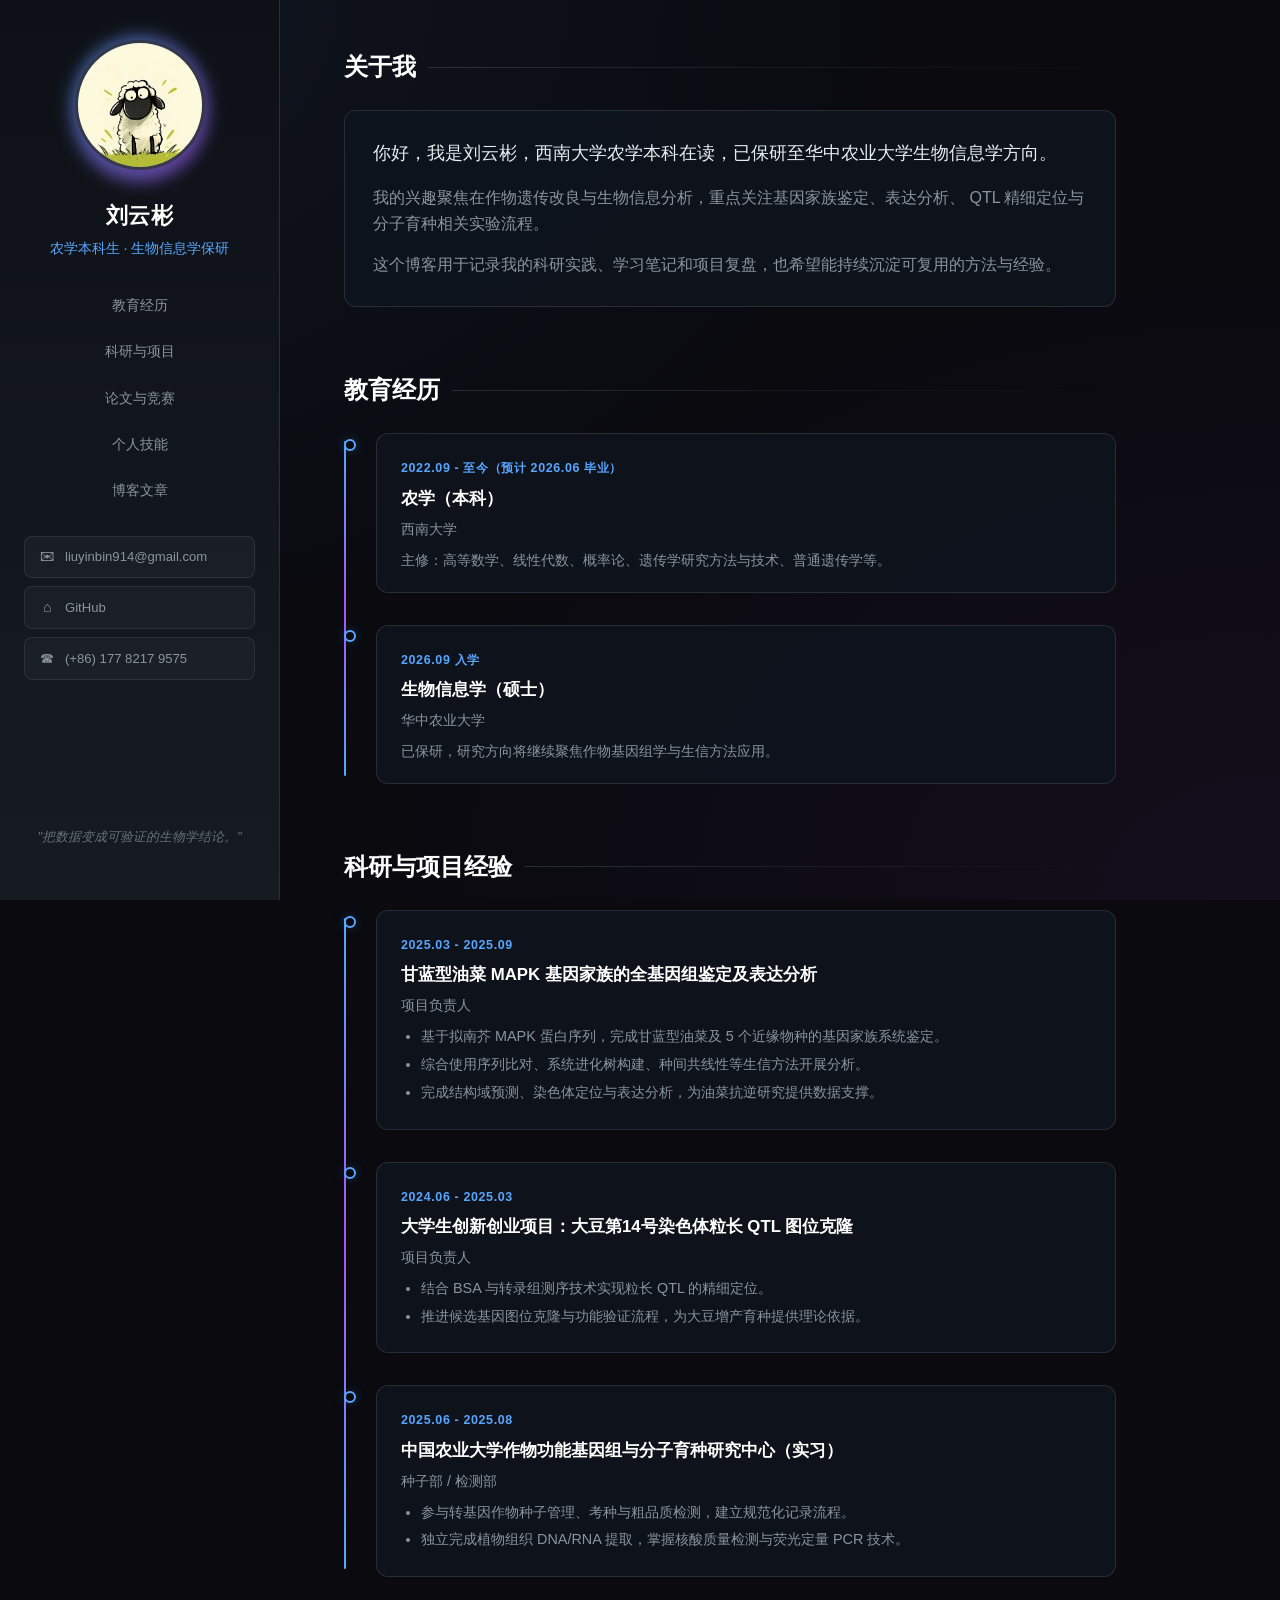
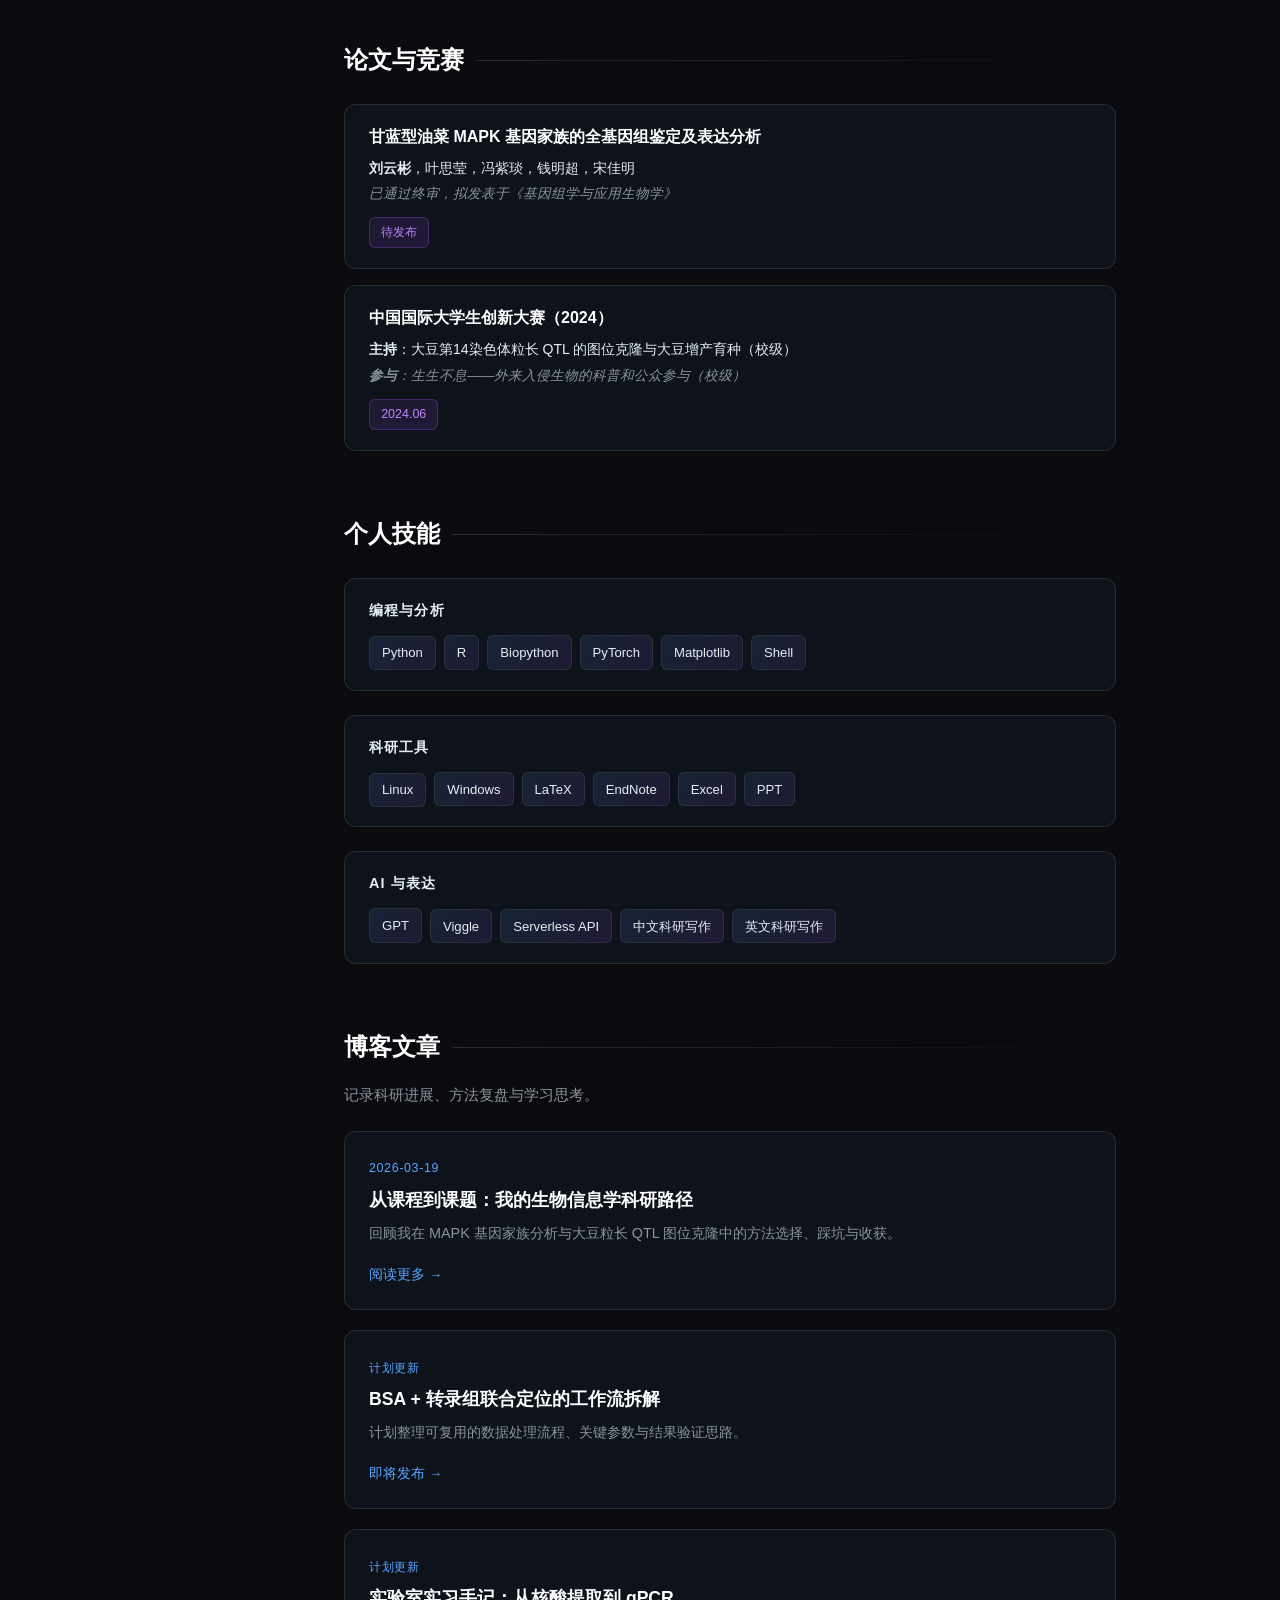
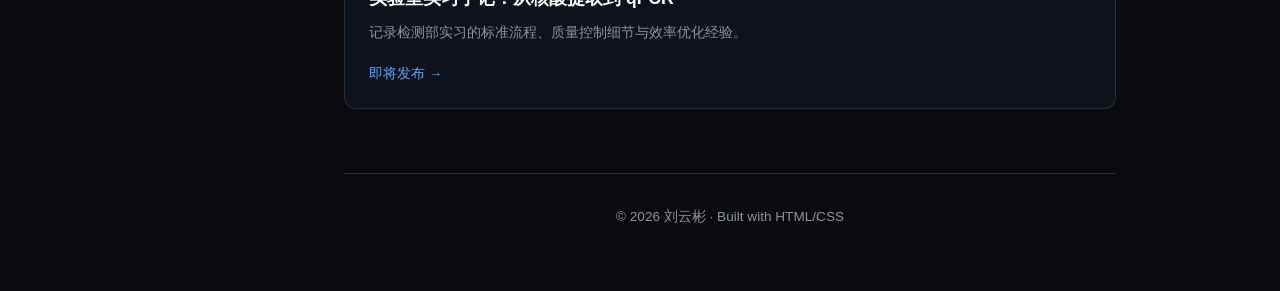
<file: index.html>
<!DOCTYPE html>
<html lang="zh-CN">
<head>
  <meta charset="UTF-8" />
  <meta name="viewport" content="width=device-width, initial-scale=1.0" />
  <title>刘云彬 | 个人博客与科研主页</title>
  <link rel="stylesheet" href="assets/css/style.css" />
</head>
<body>
  <div class="page-wrapper">
    <!-- Fixed Sidebar -->
    <aside class="sidebar-fixed">
      <div class="sidebar-inner">
        <div class="sidebar-avatar">
          <img src="assets/images/img.png" alt="Profile Photo" />
        </div>
        <h1 class="sidebar-name">刘云彬</h1>
        <p class="sidebar-title">农学本科生 · 生物信息学保研</p>
        
        <nav class="sidebar-nav">
          <a href="#education">教育经历</a>
          <a href="#experience">科研与项目</a>
          <a href="#publications">论文与竞赛</a>
          <a href="#skills">个人技能</a>
          <a href="#blog">博客文章</a>
        </nav>

        <div class="sidebar-contact">
          <a href="mailto:liuyinbin914@gmail.com" class="contact-link">
            <span class="icon">✉</span> liuyinbin914@gmail.com
          </a>
          <a href="https://github.com/Liuyunbin-mh" target="_blank" class="contact-link">
            <span class="icon">⌂</span> GitHub
          </a>
          <a href="tel:+8617782179575" class="contact-link">
            <span class="icon">☎</span> (+86) 177 8217 9575
          </a>
        </div>

        <p class="sidebar-quote">"把数据变成可验证的生物学结论。"</p>
      </div>
    </aside>

    <!-- Main Content -->
    <main class="main-scroll">
      <!-- About Section -->
      <section id="about" class="content-section">
        <h2 class="section-heading">关于我</h2>
        <div class="about-content">
          <p class="lead">
            你好，我是刘云彬，西南大学农学本科在读，已保研至华中农业大学生物信息学方向。
          </p>
          <p>
            我的兴趣聚焦在作物遗传改良与生物信息分析，重点关注基因家族鉴定、表达分析、
            QTL 精细定位与分子育种相关实验流程。
          </p>
          <p>
            这个博客用于记录我的科研实践、学习笔记和项目复盘，也希望能持续沉淀可复用的方法与经验。
          </p>
        </div>
      </section>

      <!-- Education Section -->
      <section id="education" class="content-section">
        <h2 class="section-heading">教育经历</h2>
        <div class="timeline">
          <div class="timeline-item">
            <div class="timeline-marker"></div>
            <div class="timeline-content">
              <span class="timeline-date">2022.09 - 至今（预计 2026.06 毕业）</span>
              <h3>农学（本科）</h3>
              <p class="institution">西南大学</p>
              <p>主修：高等数学、线性代数、概率论、遗传学研究方法与技术、普通遗传学等。</p>
            </div>
          </div>
          <div class="timeline-item">
            <div class="timeline-marker"></div>
            <div class="timeline-content">
              <span class="timeline-date">2026.09 入学</span>
              <h3>生物信息学（硕士）</h3>
              <p class="institution">华中农业大学</p>
              <p>已保研，研究方向将继续聚焦作物基因组学与生信方法应用。</p>
            </div>
          </div>
        </div>
      </section>

      <!-- Experience Section -->
      <section id="experience" class="content-section">
        <h2 class="section-heading">科研与项目经验</h2>
        <div class="timeline">
          <div class="timeline-item">
            <div class="timeline-marker"></div>
            <div class="timeline-content">
              <span class="timeline-date">2025.03 - 2025.09</span>
              <h3>甘蓝型油菜 MAPK 基因家族的全基因组鉴定及表达分析</h3>
              <p class="institution">项目负责人</p>
              <ul>
                <li>基于拟南芥 MAPK 蛋白序列，完成甘蓝型油菜及 5 个近缘物种的基因家族系统鉴定。</li>
                <li>综合使用序列比对、系统进化树构建、种间共线性等生信方法开展分析。</li>
                <li>完成结构域预测、染色体定位与表达分析，为油菜抗逆研究提供数据支撑。</li>
              </ul>
            </div>
          </div>
          <div class="timeline-item">
            <div class="timeline-marker"></div>
            <div class="timeline-content">
              <span class="timeline-date">2024.06 - 2025.03</span>
              <h3>大学生创新创业项目：大豆第14号染色体粒长 QTL 图位克隆</h3>
              <p class="institution">项目负责人</p>
              <ul>
                <li>结合 BSA 与转录组测序技术实现粒长 QTL 的精细定位。</li>
                <li>推进候选基因图位克隆与功能验证流程，为大豆增产育种提供理论依据。</li>
              </ul>
            </div>
          </div>
          <div class="timeline-item">
            <div class="timeline-marker"></div>
            <div class="timeline-content">
              <span class="timeline-date">2025.06 - 2025.08</span>
              <h3>中国农业大学作物功能基因组与分子育种研究中心（实习）</h3>
              <p class="institution">种子部 / 检测部</p>
              <ul>
                <li>参与转基因作物种子管理、考种与粗品质检测，建立规范化记录流程。</li>
                <li>独立完成植物组织 DNA/RNA 提取，掌握核酸质量检测与荧光定量 PCR 技术。</li>
              </ul>
            </div>
          </div>
        </div>
      </section>

      <!-- Publications Section -->
      <section id="publications" class="content-section">
        <h2 class="section-heading">论文与竞赛</h2>
        <div class="pub-list">
          <article class="pub-item">
            <h3>甘蓝型油菜 MAPK 基因家族的全基因组鉴定及表达分析</h3>
            <p class="pub-authors"><strong>刘云彬</strong>，叶思莹，冯紫琰，钱明超，宋佳明</p>
            <p class="pub-venue">已通过终审，拟发表于《基因组学与应用生物学》</p>
            <div class="pub-links">
              <a href="#" class="pub-link">待发布</a>
            </div>
          </article>
          <article class="pub-item">
            <h3>中国国际大学生创新大赛（2024）</h3>
            <p class="pub-authors"><strong>主持</strong>：大豆第14染色体粒长 QTL 的图位克隆与大豆增产育种（校级）</p>
            <p class="pub-venue"><strong>参与</strong>：生生不息——外来入侵生物的科普和公众参与（校级）</p>
            <div class="pub-links">
              <a href="#" class="pub-link">2024.06</a>
            </div>
          </article>
        </div>
      </section>

      <!-- Skills Section -->
      <section id="skills" class="content-section">
        <h2 class="section-heading">个人技能</h2>
        <div class="skills-container">
          <div class="skill-group">
            <h3>编程与分析</h3>
            <div class="skill-tags">
              <span class="tag">Python</span>
              <span class="tag">R</span>
              <span class="tag">Biopython</span>
              <span class="tag">PyTorch</span>
              <span class="tag">Matplotlib</span>
              <span class="tag">Shell</span>
            </div>
          </div>
          <div class="skill-group">
            <h3>科研工具</h3>
            <div class="skill-tags">
              <span class="tag">Linux</span>
              <span class="tag">Windows</span>
              <span class="tag">LaTeX</span>
              <span class="tag">EndNote</span>
              <span class="tag">Excel</span>
              <span class="tag">PPT</span>
            </div>
          </div>
          <div class="skill-group">
            <h3>AI 与表达</h3>
            <div class="skill-tags">
              <span class="tag">GPT</span>
              <span class="tag">Viggle</span>
              <span class="tag">Serverless API</span>
              <span class="tag">中文科研写作</span>
              <span class="tag">英文科研写作</span>
            </div>
          </div>
        </div>
      </section>

      <!-- Blog Section -->
      <section id="blog" class="content-section">
        <h2 class="section-heading">博客文章</h2>
        <p class="section-intro">记录科研进展、方法复盘与学习思考。</p>
        <div class="blog-grid">
          <article class="blog-card">
            <div class="blog-card-inner">
              <span class="blog-date">2026-03-19</span>
              <h3><a href="posts/hello-world.html">从课程到课题：我的生物信息学科研路径</a></h3>
              <p>回顾我在 MAPK 基因家族分析与大豆粒长 QTL 图位克隆中的方法选择、踩坑与收获。</p>
              <a href="posts/hello-world.html" class="blog-read">阅读更多 →</a>
            </div>
          </article>
          <article class="blog-card">
            <div class="blog-card-inner">
              <span class="blog-date">计划更新</span>
              <h3><a href="#">BSA + 转录组联合定位的工作流拆解</a></h3>
              <p>计划整理可复用的数据处理流程、关键参数与结果验证思路。</p>
              <a href="#" class="blog-read">即将发布 →</a>
            </div>
          </article>
          <article class="blog-card">
            <div class="blog-card-inner">
              <span class="blog-date">计划更新</span>
              <h3><a href="#">实验室实习手记：从核酸提取到 qPCR</a></h3>
              <p>记录检测部实习的标准流程、质量控制细节与效率优化经验。</p>
              <a href="#" class="blog-read">即将发布 →</a>
            </div>
          </article>
        </div>
      </section>

      <!-- Footer -->
      <footer class="main-footer">
        <p>© <span id="year"></span> 刘云彬 · Built with HTML/CSS</p>
      </footer>
    </main>
  </div>

  <script>
    document.getElementById('year').textContent = new Date().getFullYear();
    
    // Smooth scroll for navigation
    document.querySelectorAll('.sidebar-nav a').forEach(link => {
      link.addEventListener('click', function(e) {
        e.preventDefault();
        const target = document.querySelector(this.getAttribute('href'));
        target.scrollIntoView({ behavior: 'smooth' });
      });
    });

    // Highlight active section in navigation
    const sections = document.querySelectorAll('.content-section');
    const navLinks = document.querySelectorAll('.sidebar-nav a');
    
    window.addEventListener('scroll', () => {
      let current = '';
      sections.forEach(section => {
        const sectionTop = section.offsetTop;
        if (window.scrollY >= sectionTop - 200) {
          current = section.getAttribute('id');
        }
      });
      navLinks.forEach(link => {
        link.classList.remove('active');
        if (link.getAttribute('href') === '#' + current) {
          link.classList.add('active');
        }
      });
    });
  </script>
</body>
</html>
</file>
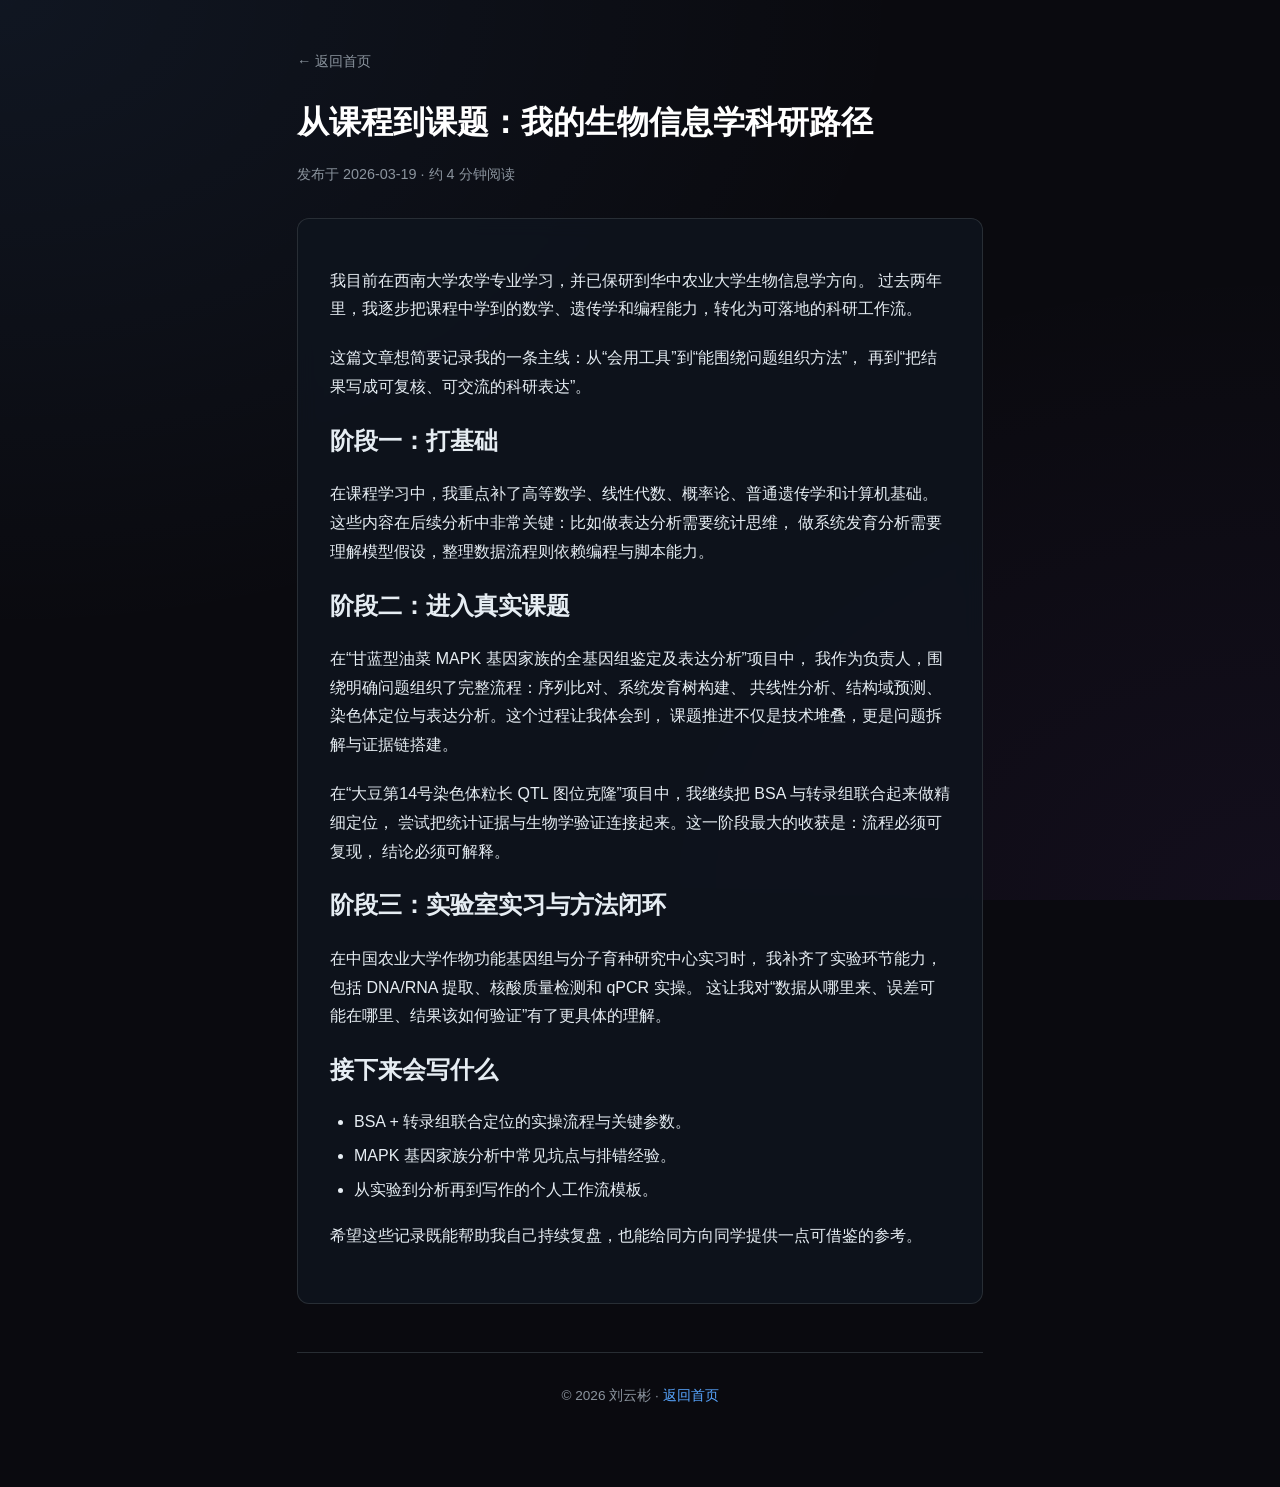
<file: posts/hello-world.html>
<!DOCTYPE html>
<html lang="zh-CN">
<head>
  <meta charset="UTF-8" />
  <meta name="viewport" content="width=device-width, initial-scale=1.0" />
  <title>从课程到课题：我的生物信息学科研路径 | 刘云彬</title>
  <link rel="stylesheet" href="../assets/css/style.css" />
</head>
<body>
  <main class="post-page">
    <header class="post-header">
      <a href="../index.html" class="post-back">← 返回首页</a>
      <h1>从课程到课题：我的生物信息学科研路径</h1>
      <p class="post-meta">发布于 2026-03-19 · 约 4 分钟阅读</p>
    </header>

    <article class="post-content">
      <p>
        我目前在西南大学农学专业学习，并已保研到华中农业大学生物信息学方向。
        过去两年里，我逐步把课程中学到的数学、遗传学和编程能力，转化为可落地的科研工作流。
      </p>

      <p>
        这篇文章想简要记录我的一条主线：从“会用工具”到“能围绕问题组织方法”，
        再到“把结果写成可复核、可交流的科研表达”。
      </p>

      <h2>阶段一：打基础</h2>
      <p>
        在课程学习中，我重点补了高等数学、线性代数、概率论、普通遗传学和计算机基础。
        这些内容在后续分析中非常关键：比如做表达分析需要统计思维，
        做系统发育分析需要理解模型假设，整理数据流程则依赖编程与脚本能力。
      </p>

      <h2>阶段二：进入真实课题</h2>
      <p>
        在“甘蓝型油菜 MAPK 基因家族的全基因组鉴定及表达分析”项目中，
        我作为负责人，围绕明确问题组织了完整流程：序列比对、系统发育树构建、
        共线性分析、结构域预测、染色体定位与表达分析。这个过程让我体会到，
        课题推进不仅是技术堆叠，更是问题拆解与证据链搭建。
      </p>

      <p>
        在“大豆第14号染色体粒长 QTL 图位克隆”项目中，我继续把 BSA 与转录组联合起来做精细定位，
        尝试把统计证据与生物学验证连接起来。这一阶段最大的收获是：流程必须可复现，
        结论必须可解释。
      </p>

      <h2>阶段三：实验室实习与方法闭环</h2>
      <p>
        在中国农业大学作物功能基因组与分子育种研究中心实习时，
        我补齐了实验环节能力，包括 DNA/RNA 提取、核酸质量检测和 qPCR 实操。
        这让我对“数据从哪里来、误差可能在哪里、结果该如何验证”有了更具体的理解。
      </p>

      <h2>接下来会写什么</h2>
      <ul>
        <li>BSA + 转录组联合定位的实操流程与关键参数。</li>
        <li>MAPK 基因家族分析中常见坑点与排错经验。</li>
        <li>从实验到分析再到写作的个人工作流模板。</li>
      </ul>

      <p>
        希望这些记录既能帮助我自己持续复盘，也能给同方向同学提供一点可借鉴的参考。
      </p>
    </article>

    <footer class="main-footer">
      <p>© <span id="year"></span> 刘云彬 · <a href="../index.html">返回首页</a></p>
    </footer>
  </main>

  <script>
    document.getElementById('year').textContent = new Date().getFullYear();
  </script>
</body>
</html>
</file>
<file: assets/css/style.css>
:root {
  --bg-dark: #0a0a0f;
  --bg-card: rgba(15, 20, 30, 0.85);
  --bg-sidebar: linear-gradient(180deg, #0d1117 0%, #161b22 100%);
  --accent: #58a6ff;
  --accent-soft: rgba(88, 166, 255, 0.12);
  --accent-glow: rgba(88, 166, 255, 0.25);
  --purple: #a855f7;
  --purple-soft: rgba(168, 85, 247, 0.12);
  --text: #e6edf3;
  --text-muted: #8b949e;
  --border: rgba(48, 54, 61, 0.8);
  --radius: 12px;
  --shadow: 0 16px 48px rgba(0, 0, 0, 0.4);
}

*, *::before, *::after {
  box-sizing: border-box;
}

html {
  scroll-behavior: smooth;
}

body {
  margin: 0;
  font-family: -apple-system, BlinkMacSystemFont, "Segoe UI", Helvetica, Arial, sans-serif;
  background: var(--bg-dark);
  background-image: 
    radial-gradient(ellipse at top left, rgba(88, 166, 255, 0.08) 0%, transparent 50%),
    radial-gradient(ellipse at bottom right, rgba(168, 85, 247, 0.06) 0%, transparent 50%);
  background-attachment: fixed;
  color: var(--text);
  line-height: 1.6;
  min-height: 100vh;
}

a {
  color: var(--accent);
  text-decoration: none;
  transition: color 0.2s ease;
}

a:hover {
  color: #79c0ff;
}

/* ========== Page Layout ========== */
.page-wrapper {
  display: flex;
  min-height: 100vh;
}

/* ========== Fixed Sidebar ========== */
.sidebar-fixed {
  position: fixed;
  left: 0;
  top: 0;
  width: 280px;
  height: 100vh;
  background: var(--bg-sidebar);
  border-right: 1px solid var(--border);
  z-index: 100;
  overflow-y: auto;
}

.sidebar-inner {
  padding: 2.5rem 1.5rem;
  display: flex;
  flex-direction: column;
  align-items: center;
  text-align: center;
  min-height: 100%;
}

.sidebar-avatar {
  margin-bottom: 1.25rem;
  position: relative;
}

.sidebar-avatar::before {
  content: "";
  position: absolute;
  inset: -4px;
  border-radius: 50%;
  background: linear-gradient(135deg, var(--accent), var(--purple));
  z-index: -1;
  opacity: 0.6;
  filter: blur(8px);
}

.sidebar-avatar img {
  width: 130px;
  height: 130px;
  border-radius: 50%;
  object-fit: cover;
  border: 3px solid var(--border);
  position: relative;
}

.sidebar-name {
  margin: 0 0 0.25rem;
  font-size: 1.4rem;
  font-weight: 700;
  color: #fff;
  letter-spacing: 0.02em;
}

.sidebar-title {
  margin: 0 0 1.5rem;
  font-size: 0.9rem;
  color: var(--accent);
  font-weight: 500;
}

/* Sidebar Navigation */
.sidebar-nav {
  display: flex;
  flex-direction: column;
  gap: 0.25rem;
  width: 100%;
  margin-bottom: 1.5rem;
}

.sidebar-nav a {
  padding: 0.6rem 1rem;
  border-radius: 8px;
  font-size: 0.9rem;
  color: var(--text-muted);
  transition: all 0.2s ease;
  position: relative;
}

.sidebar-nav a::before {
  content: "";
  position: absolute;
  left: 0;
  top: 50%;
  transform: translateY(-50%);
  width: 3px;
  height: 0;
  background: linear-gradient(to bottom, var(--accent), var(--purple));
  border-radius: 2px;
  transition: height 0.2s ease;
}

.sidebar-nav a:hover,
.sidebar-nav a.active {
  color: var(--text);
  background: var(--accent-soft);
}

.sidebar-nav a.active::before {
  height: 60%;
}

/* Sidebar Contact */
.sidebar-contact {
  display: flex;
  flex-direction: column;
  gap: 0.5rem;
  width: 100%;
  margin-bottom: 1.5rem;
}

.contact-link {
  display: flex;
  align-items: center;
  gap: 0.6rem;
  padding: 0.55rem 0.9rem;
  background: rgba(255, 255, 255, 0.03);
  border: 1px solid var(--border);
  border-radius: 8px;
  font-size: 0.82rem;
  color: var(--text-muted);
  transition: all 0.2s ease;
}

.contact-link:hover {
  background: var(--accent-soft);
  border-color: rgba(88, 166, 255, 0.3);
  color: var(--text);
}

.contact-link .icon {
  font-size: 0.9rem;
  width: 1rem;
  text-align: center;
}

.sidebar-quote {
  margin-top: auto;
  padding-top: 1.5rem;
  font-size: 0.8rem;
  color: var(--text-muted);
  font-style: italic;
  opacity: 0.7;
}

/* ========== Main Content Area ========== */
.main-scroll {
  margin-left: 280px;
  flex: 1;
  padding: 3rem 4rem 2rem;
  max-width: 900px;
}

.content-section {
  margin-bottom: 4rem;
  scroll-margin-top: 2rem;
}

.section-heading {
  font-size: 1.5rem;
  font-weight: 700;
  margin: 0 0 1.5rem;
  color: #fff;
  display: flex;
  align-items: center;
  gap: 0.75rem;
}

.section-heading::after {
  content: "";
  flex: 1;
  height: 1px;
  background: linear-gradient(to right, var(--border), transparent);
}

.section-intro {
  color: var(--text-muted);
  margin: -0.5rem 0 1.5rem;
  font-size: 0.95rem;
}

/* ========== About Section ========== */
.about-content {
  background: var(--bg-card);
  border: 1px solid var(--border);
  border-radius: var(--radius);
  padding: 1.75rem;
  backdrop-filter: blur(10px);
}

.about-content .lead {
  font-size: 1.1rem;
  color: var(--text);
  margin-top: 0;
  line-height: 1.7;
}

.about-content p {
  color: var(--text-muted);
  margin-bottom: 1rem;
}

.about-content p:last-child {
  margin-bottom: 0;
}

/* ========== Timeline (Education & Experience) ========== */
.timeline {
  position: relative;
  padding-left: 2rem;
}

.timeline::before {
  content: "";
  position: absolute;
  left: 0;
  top: 0.5rem;
  bottom: 0.5rem;
  width: 2px;
  background: linear-gradient(to bottom, var(--accent), var(--purple), var(--accent));
  border-radius: 2px;
}

.timeline-item {
  position: relative;
  margin-bottom: 2rem;
}

.timeline-item:last-child {
  margin-bottom: 0;
}

.timeline-marker {
  position: absolute;
  left: -2rem;
  top: 0.35rem;
  width: 12px;
  height: 12px;
  background: var(--bg-dark);
  border: 2px solid var(--accent);
  border-radius: 50%;
  box-shadow: 0 0 12px var(--accent-glow);
}

.timeline-content {
  background: var(--bg-card);
  border: 1px solid var(--border);
  border-radius: var(--radius);
  padding: 1.25rem 1.5rem;
  backdrop-filter: blur(10px);
  transition: border-color 0.2s ease;
}

.timeline-content:hover {
  border-color: rgba(88, 166, 255, 0.3);
}

.timeline-date {
  display: inline-block;
  font-size: 0.78rem;
  color: var(--accent);
  font-weight: 600;
  margin-bottom: 0.4rem;
  text-transform: uppercase;
  letter-spacing: 0.05em;
}

.timeline-content h3 {
  margin: 0 0 0.3rem;
  font-size: 1.05rem;
  color: #fff;
  font-weight: 600;
}

.timeline-content .institution {
  color: var(--text-muted);
  font-size: 0.9rem;
  margin: 0 0 0.5rem;
}

.timeline-content p {
  margin: 0;
  color: var(--text-muted);
  font-size: 0.9rem;
}

.timeline-content ul {
  margin: 0.5rem 0 0;
  padding-left: 1.25rem;
  color: var(--text-muted);
  font-size: 0.9rem;
}

.timeline-content li {
  margin-bottom: 0.3rem;
}

/* ========== Publications ========== */
.pub-list {
  display: flex;
  flex-direction: column;
  gap: 1rem;
}

.pub-item {
  background: var(--bg-card);
  border: 1px solid var(--border);
  border-radius: var(--radius);
  padding: 1.25rem 1.5rem;
  backdrop-filter: blur(10px);
  transition: all 0.2s ease;
}

.pub-item:hover {
  border-color: rgba(168, 85, 247, 0.4);
  transform: translateX(4px);
}

.pub-item h3 {
  margin: 0 0 0.5rem;
  font-size: 1rem;
  color: #fff;
  font-weight: 600;
  line-height: 1.5;
}

.pub-authors {
  margin: 0 0 0.25rem;
  font-size: 0.88rem;
  color: var(--text);
}

.pub-venue {
  margin: 0 0 0.75rem;
  font-size: 0.85rem;
  color: var(--text-muted);
  font-style: italic;
}

.pub-links {
  display: flex;
  gap: 0.5rem;
}

.pub-link {
  padding: 0.3rem 0.7rem;
  background: var(--purple-soft);
  border: 1px solid rgba(168, 85, 247, 0.3);
  border-radius: 6px;
  font-size: 0.78rem;
  color: #c084fc;
  font-weight: 500;
  transition: all 0.2s ease;
}

.pub-link:hover {
  background: rgba(168, 85, 247, 0.25);
  color: #d8b4fe;
}

/* ========== Skills ========== */
.skills-container {
  display: grid;
  gap: 1.5rem;
}

.skill-group {
  background: var(--bg-card);
  border: 1px solid var(--border);
  border-radius: var(--radius);
  padding: 1.25rem 1.5rem;
  backdrop-filter: blur(10px);
}

.skill-group h3 {
  margin: 0 0 0.85rem;
  font-size: 0.9rem;
  color: var(--text);
  font-weight: 600;
  text-transform: uppercase;
  letter-spacing: 0.08em;
}

.skill-tags {
  display: flex;
  flex-wrap: wrap;
  gap: 0.5rem;
}

.tag {
  padding: 0.35rem 0.75rem;
  background: linear-gradient(135deg, var(--accent-soft), var(--purple-soft));
  border: 1px solid var(--border);
  border-radius: 6px;
  font-size: 0.82rem;
  color: var(--text);
  transition: all 0.2s ease;
}

.tag:hover {
  border-color: var(--accent);
  transform: translateY(-2px);
  box-shadow: 0 4px 12px rgba(88, 166, 255, 0.15);
}

/* ========== Blog Section ========== */
.blog-grid {
  display: grid;
  gap: 1.25rem;
}

.blog-card {
  background: var(--bg-card);
  border: 1px solid var(--border);
  border-radius: var(--radius);
  overflow: hidden;
  backdrop-filter: blur(10px);
  transition: all 0.25s ease;
  position: relative;
}

.blog-card::before {
  content: "";
  position: absolute;
  top: 0;
  left: 0;
  right: 0;
  height: 3px;
  background: linear-gradient(to right, var(--accent), var(--purple));
  opacity: 0;
  transition: opacity 0.25s ease;
}

.blog-card:hover {
  border-color: rgba(88, 166, 255, 0.3);
  transform: translateY(-3px);
  box-shadow: var(--shadow);
}

.blog-card:hover::before {
  opacity: 1;
}

.blog-card-inner {
  padding: 1.4rem 1.5rem;
}

.blog-date {
  font-size: 0.78rem;
  color: var(--accent);
  font-weight: 500;
  text-transform: uppercase;
  letter-spacing: 0.05em;
}

.blog-card h3 {
  margin: 0.5rem 0 0.6rem;
  font-size: 1.1rem;
  line-height: 1.4;
}

.blog-card h3 a {
  color: #fff;
}

.blog-card h3 a:hover {
  color: var(--accent);
}

.blog-card p {
  margin: 0 0 1rem;
  color: var(--text-muted);
  font-size: 0.9rem;
  line-height: 1.6;
}

.blog-read {
  font-size: 0.85rem;
  font-weight: 500;
}

/* ========== Footer ========== */
.main-footer {
  margin-top: 3rem;
  padding: 2rem 0;
  border-top: 1px solid var(--border);
  text-align: center;
}

.main-footer p {
  margin: 0;
  font-size: 0.85rem;
  color: var(--text-muted);
}

/* ========== Post Detail Page ========== */
.post-page {
  max-width: 750px;
  margin: 0 auto;
  padding: 3rem 2rem;
}

.post-header {
  margin-bottom: 2rem;
}

.post-back {
  display: inline-flex;
  align-items: center;
  gap: 0.5rem;
  margin-bottom: 1.5rem;
  font-size: 0.9rem;
  color: var(--text-muted);
}

.post-back:hover {
  color: var(--accent);
}

.post-header h1 {
  margin: 0 0 0.5rem;
  font-size: 2rem;
  color: #fff;
}

.post-meta {
  font-size: 0.9rem;
  color: var(--text-muted);
}

.post-content {
  background: var(--bg-card);
  border: 1px solid var(--border);
  border-radius: var(--radius);
  padding: 2rem;
  backdrop-filter: blur(10px);
}

.post-content p {
  margin-bottom: 1.25rem;
  line-height: 1.8;
}

.post-content ul {
  padding-left: 1.5rem;
  margin-bottom: 1.25rem;
}

.post-content li {
  margin-bottom: 0.5rem;
}

.post-content code {
  font-family: ui-monospace, SFMono-Regular, Menlo, Monaco, Consolas, monospace;
  background: rgba(110, 118, 129, 0.2);
  padding: 0.15rem 0.4rem;
  border-radius: 4px;
  font-size: 0.88em;
}

/* ========== Responsive Design ========== */
@media (max-width: 1024px) {
  .main-scroll {
    padding: 2.5rem 2.5rem 2rem;
  }
}

@media (max-width: 900px) {
  .sidebar-fixed {
    position: relative;
    width: 100%;
    height: auto;
    border-right: none;
    border-bottom: 1px solid var(--border);
  }

  .sidebar-inner {
    padding: 2rem 1.5rem;
  }

  .sidebar-avatar img {
    width: 100px;
    height: 100px;
  }

  .sidebar-nav {
    flex-direction: row;
    flex-wrap: wrap;
    justify-content: center;
    gap: 0.5rem;
  }

  .sidebar-nav a {
    padding: 0.5rem 0.9rem;
  }

  .sidebar-nav a::before {
    display: none;
  }

  .sidebar-quote {
    display: none;
  }

  .page-wrapper {
    flex-direction: column;
  }

  .main-scroll {
    margin-left: 0;
    padding: 2rem 1.5rem;
    max-width: 100%;
  }
}

@media (max-width: 600px) {
  .sidebar-nav {
    gap: 0.35rem;
  }

  .sidebar-nav a {
    font-size: 0.82rem;
    padding: 0.45rem 0.7rem;
  }

  .sidebar-contact {
    flex-direction: row;
    flex-wrap: wrap;
    justify-content: center;
  }

  .contact-link {
    padding: 0.45rem 0.75rem;
  }

  .section-heading {
    font-size: 1.3rem;
  }

  .timeline {
    padding-left: 1.5rem;
  }

  .timeline-marker {
    left: -1.5rem;
    width: 10px;
    height: 10px;
  }
}
</file>
